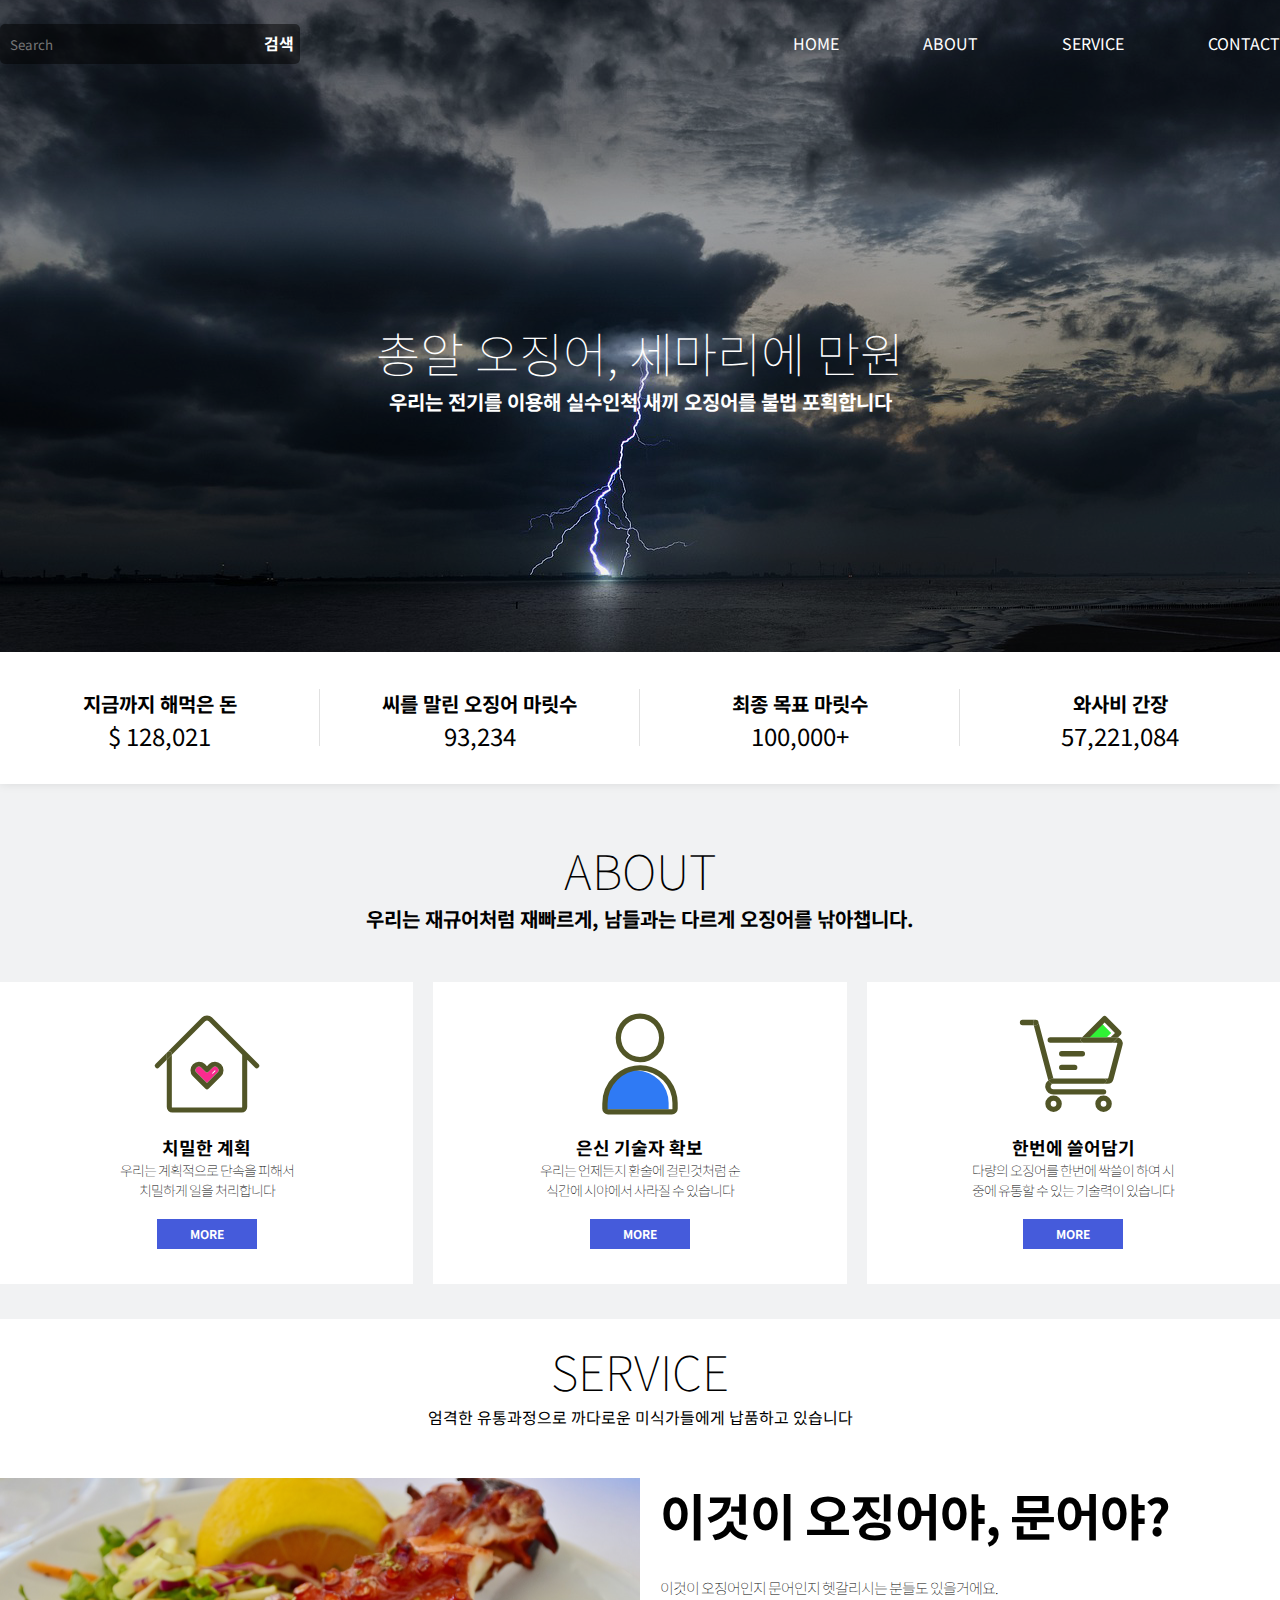
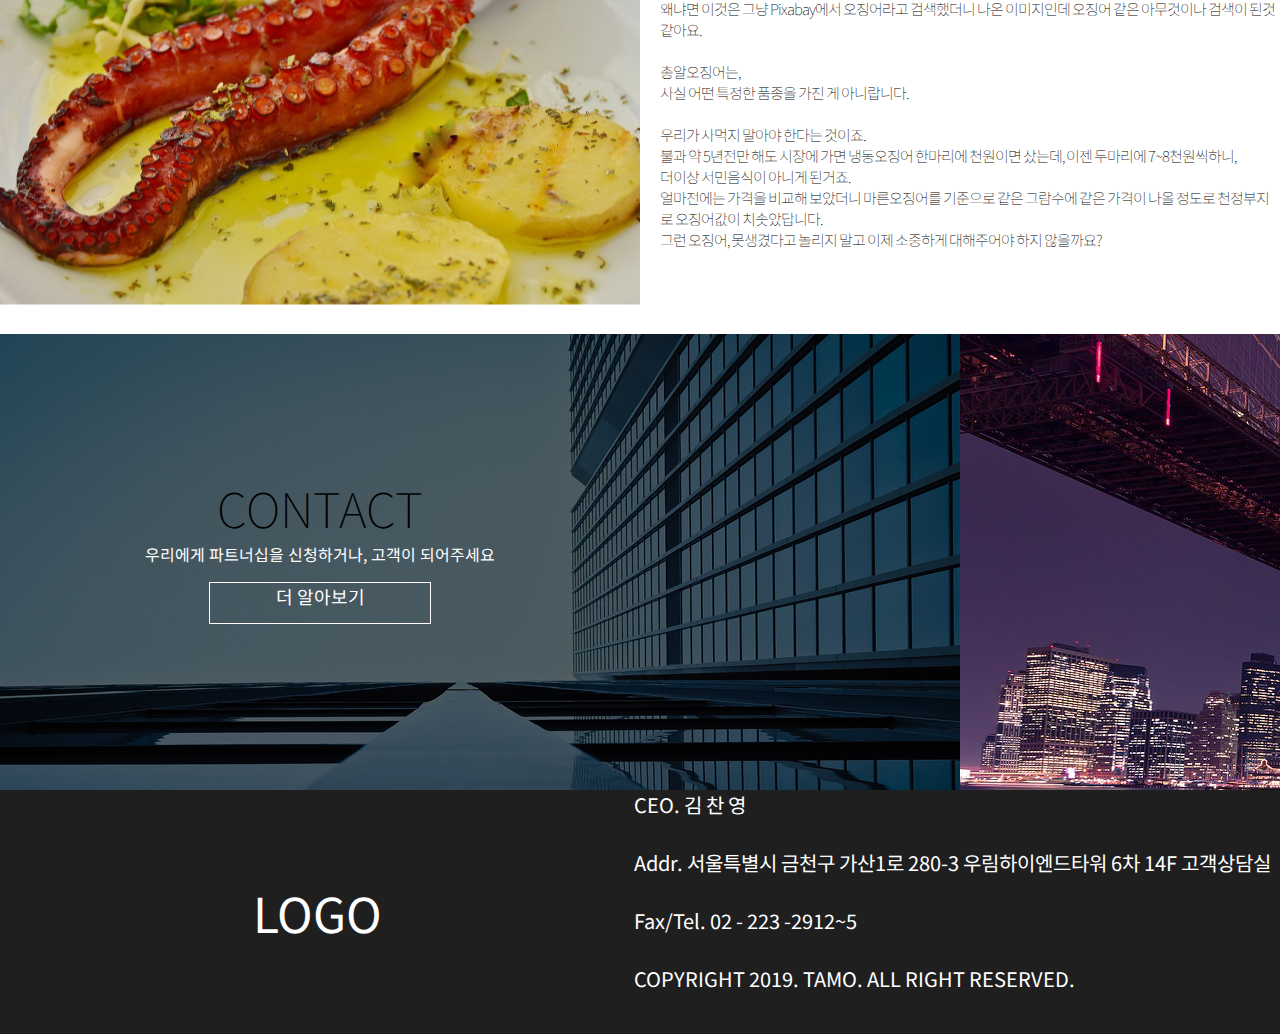
<file: HomePage/index.html>
<!DOCTYPE html>
<html>

<head lang="ko">
    <link rel="preconnect" href="https://fonts.gstatic.com">
    <link rel="preconnect" href="https://fonts.gstatic.com">
    <link href="https://fonts.googleapis.com/css2?family=Noto+Sans+KR&display=swap" rel="stylesheet">
    <meta charset="utf-8">
    <script src="jb.js"></script>
    <link rel="stylesheet" type="text/css" href="style.css">
    <title></title>
</head>

<body>
    <div class="wrap">
        <div class="intro_bg">
            <div class="header">
                <div class="searchArea">
                    <form>
                        <input type="text" placeholder="Search">
                        <span>검색</span>
                    </form>
                </div>
                <ul class="nav">
                    <li><a href="#">HOME</a></li>
                    <li><a href="#">ABOUT</a></li>
                    <li><a href="#">SERVICE</a></li>
                    <li><a href="#">CONTACT</a></li>
                </ul>
            </div>
            <div class="intro_text">
                <h1>총알 오징어, 세마리에 만원</h1>
                <h4 class="contentsl">우리는 전기를 이용해 실수인척 새끼 오징어를 불법 포획합니다</h4>
            </div>
        </div>

        <ul class="amount">
            <li>
                <div>
                    <div class="contentsl">지금까지 해먹은 돈</div>
                    <div class="result">$ 128,021</div>
                </div>
            </li>
            <li>
                <div>
                    <div class="contentsl">씨를 말린 오징어 마릿수</div>
                    <div class="result">93,234</div>
                </div>
            </li>
            <li>
                <div>
                    <div class="contentsl">최종 목표 마릿수</div>
                    <div class="result">100,000+</div>
                </div>
            </li>
            <li>
                <div>
                    <div class="contentsl">와사비 간장</div>
                    <div class="result">57,221,084</div>
                </div>
            </li>
    </div>
    <div class="main_text0">
        <h1>ABOUT</H1>
        <div class="contentsl">
            우리는 재규어처럼 재빠르게, 남들과는 다르게 오징어를 낚아챕니다.
            <ul class="icon">
                <li>
                    <div class="icon_img">
                        <img src="img/icon3.svg">
                    </div>
                    <div class="contents1_bold">치밀한 계획
                    </div>
                    <div class="contents3">우리는 계획적으로 단속을 피해서 치밀하게 일을 처리합니다
                    </div>
                    <div class="more">
                        MORE
                    </div>
                </li>
                <li>
                    <div class="icon_img">
                        <img src="img/icon1.svg">
                    </div>
                    <div class="contents1_bold">은신 기술자 확보
                    </div>
                    <div class="contents2">우리는 언제든지 환술에 걸린것처럼 순식간에 시야에서 사라질 수 있습니다
                    </div>
                    <div class="more">
                        MORE
                    </div>
                </li>
                <li>
                    <div class="icon_img">
                        <img src="img/icon2.svg">
                    </div>
                    <div class="contents1_bold">한번에 쓸어담기
                    </div>
                    <div class="contents2">다량의 오징어를 한번에 싹쓸이 하여 시중에 유통할 수 있는 기술력이 있습니다
                    </div>
                    <div class="more">
                        MORE
                    </div>
                </li>
            </ul>
        </div>
        <div class="main_text1">
            <h1>SERVICE</h1>
            <div class="contents1">
                엄격한 유통과정으로 까다로운 미식가들에게 납품하고 있습니다
            </div>
            <div class="service">
                <div class="food_photo">
                    <img src="img/food.png">
                </div>
                <div class="contents4">
                    <h2>이것이 오징어야, 문어야?</h2>
                         이것이 오징어인지 문어인지 헷갈리시는 분들도 있을거에요.
                     <br>왜냐면 이것은 그냥 Pixabay에서 오징어라고 검색했더니 나온 이미지인데 오징어 같은 아무것이나 검색이 된것 같아요. 
                     <br>
                     <br>총알오징어는,
                     <br>사실 어떤 특정한 품종을 가진 게 아니랍니다. 
                     <br>
                     <br>우리가 사먹지 말아야 한다는 것이죠.
                     <br>불과 약 5년전만 해도 시장에 가면 냉동오징어 한마리에 천원이면 샀는데, 이젠 두마리에 7~8천원씩하니,  
                     <br>더이상 서민음식이 아니게 된거죠.
                     <br>얼마전에는 가격을 비교해 보았더니 마른오징어를 기준으로 같은 그람수에 같은 가격이 나올 정도로 천정부지로 오징어값이 치솟았답니다.
                     <br>그런 오징어, 못생겼다고 놀리지 말고 이제 소중하게 대해주어야 하지 않을까요?
                </div>
            </div>
        </div>
        <div class="main_text2">
            <ul>
                <li>
                    <div><h1>CONTACT</h1></div>
                    <div>우리에게 파트너십을 신청하거나, 고객이 되어주세요 </div>
                    <div class="more2">더 알아보기</div>
                </li>
                <li>

                </li>
            </ul>
            <footer>
                <div class="footer0">
                    LOGO
                </div>
                <div class="footer1">
                    CEO. 김 찬 영 
                    <br>
                    <br>Addr. 서울특별시 금천구 가산1로 280-3 우림하이엔드타워 6차 14F 고객상담실 
                    <br>
                    <br>Fax/Tel. 02 - 223 -2912~5 
                    <br>
                    <br>COPYRIGHT 2019. TAMO. ALL RIGHT RESERVED.
                </div>
            </footer>
        </div>
    </div>
</body>

</html>
</file>
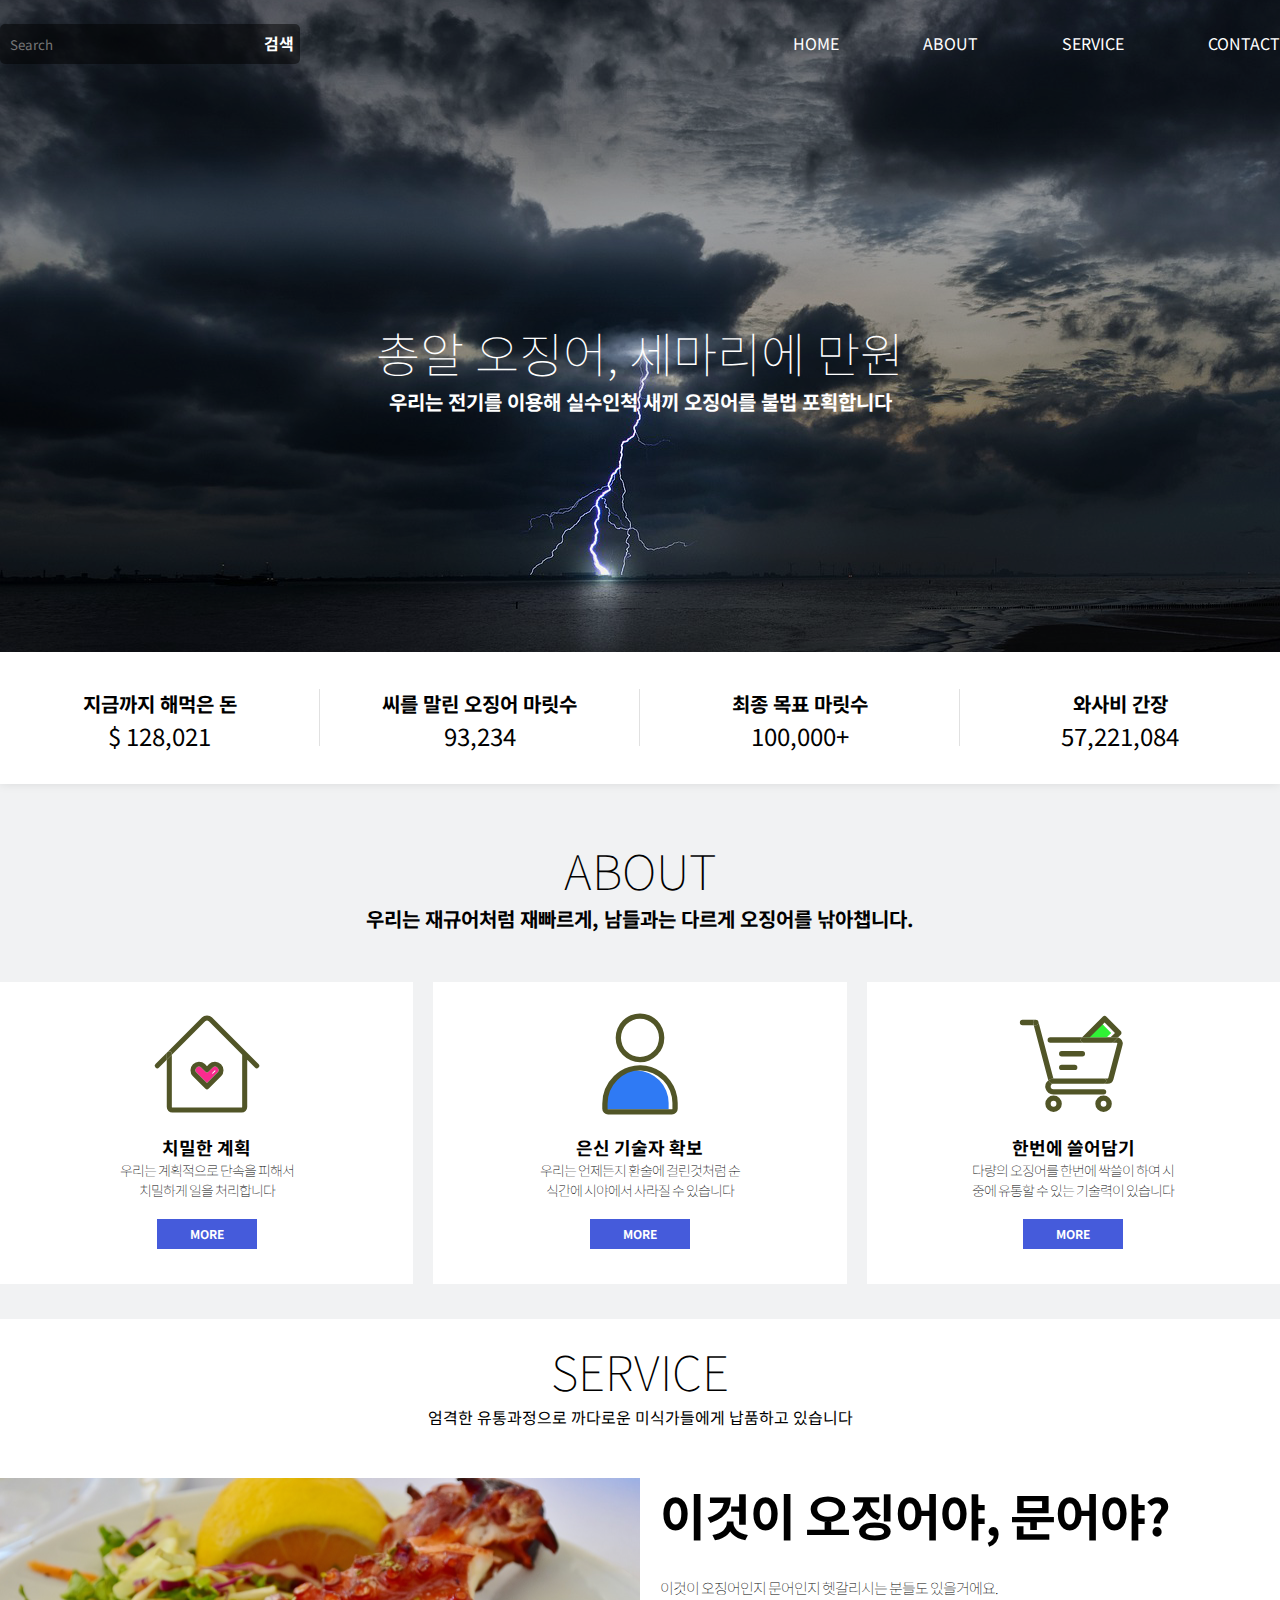
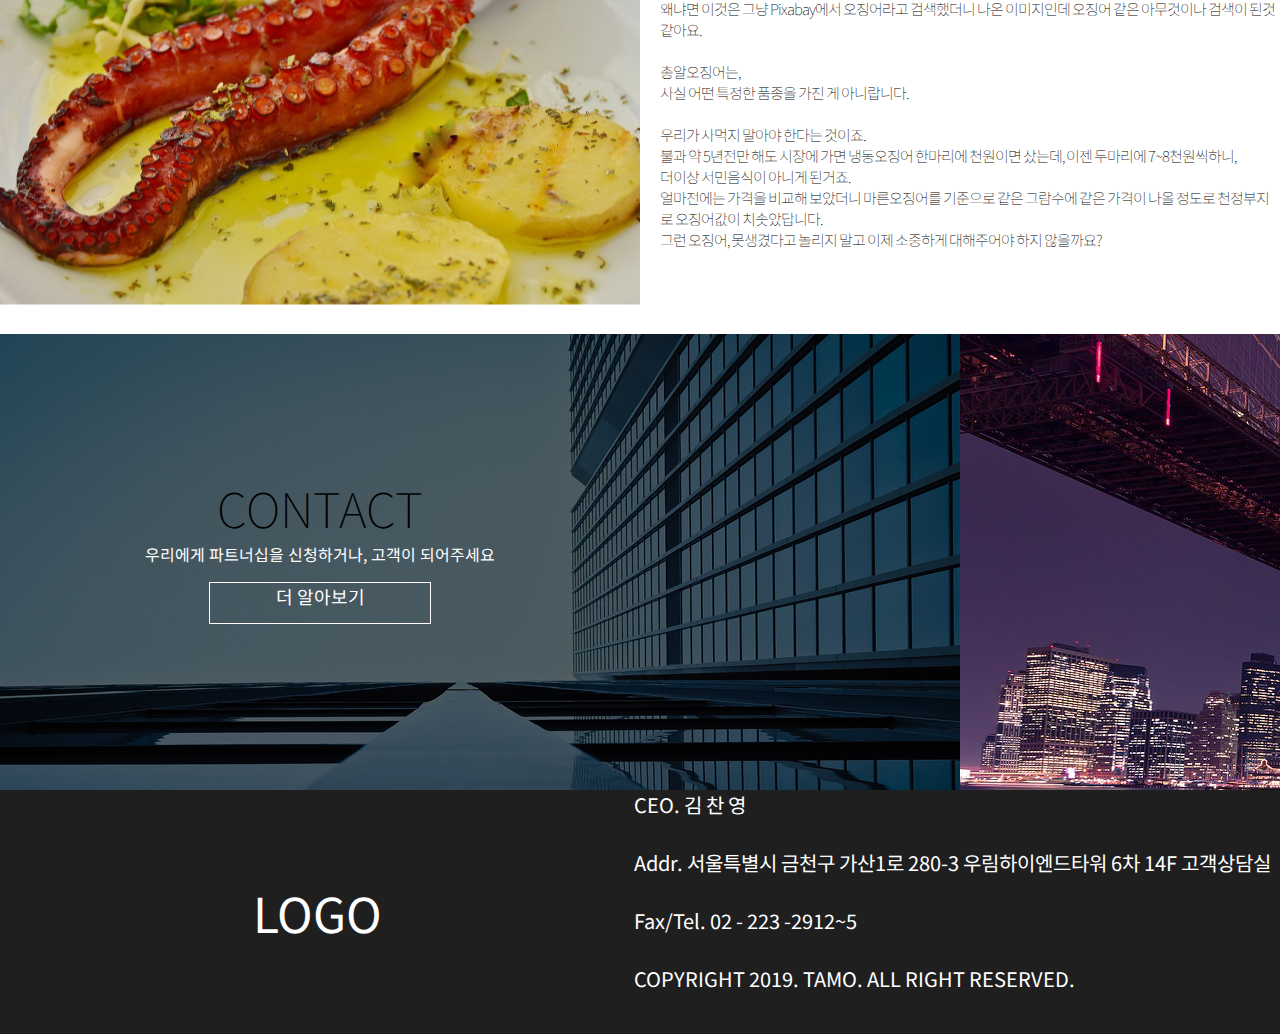
<file: HomePage/4.html>
<!DOCTYPE html>
<html>

<head lang="ko">
    <link rel="preconnect" href="https://fonts.gstatic.com">
    <link rel="preconnect" href="https://fonts.gstatic.com">
    <link href="https://fonts.googleapis.com/css2?family=Noto+Sans+KR&display=swap" rel="stylesheet">
    <meta charset="utf-8">
    <script src="jb.js"></script>
    <link rel="stylesheet" type="text/css" href="style.css">
    <title></title>
</head>

<body>
    <div class="wrap">
        <div class="intro_bg">
            <div class="header">
                <div class="searchArea">
                    <form>
                        <input type="text" placeholder="Search">
                        <span>검색</span>
                    </form>
                </div>
                <ul class="nav">
                    <li><a href="#">HOME</a></li>
                    <li><a href="#">ABOUT</a></li>
                    <li><a href="#">SERVICE</a></li>
                    <li><a href="#">CONTACT</a></li>
                </ul>
            </div>
            <div class="intro_text">
                <h1>총알 오징어, 세마리에 만원</h1>
                <h4 class="contentsl">우리는 전기를 이용해 실수인척 새끼 오징어를 불법 포획합니다</h4>
            </div>
        </div>

        <ul class="amount">
            <li>
                <div>
                    <div class="contentsl">지금까지 해먹은 돈</div>
                    <div class="result">$ 128,021</div>
                </div>
            </li>
            <li>
                <div>
                    <div class="contentsl">씨를 말린 오징어 마릿수</div>
                    <div class="result">93,234</div>
                </div>
            </li>
            <li>
                <div>
                    <div class="contentsl">최종 목표 마릿수</div>
                    <div class="result">100,000+</div>
                </div>
            </li>
            <li>
                <div>
                    <div class="contentsl">와사비 간장</div>
                    <div class="result">57,221,084</div>
                </div>
            </li>
    </div>
    <div class="main_text0">
        <h1>ABOUT</H1>
        <div class="contentsl">
            우리는 재규어처럼 재빠르게, 남들과는 다르게 오징어를 낚아챕니다.
            <ul class="icon">
                <li>
                    <div class="icon_img">
                        <img src="img/icon3.svg">
                    </div>
                    <div class="contents1_bold">치밀한 계획
                    </div>
                    <div class="contents3">우리는 계획적으로 단속을 피해서 치밀하게 일을 처리합니다
                    </div>
                    <div class="more">
                        MORE
                    </div>
                </li>
                <li>
                    <div class="icon_img">
                        <img src="img/icon1.svg">
                    </div>
                    <div class="contents1_bold">은신 기술자 확보
                    </div>
                    <div class="contents2">우리는 언제든지 환술에 걸린것처럼 순식간에 시야에서 사라질 수 있습니다
                    </div>
                    <div class="more">
                        MORE
                    </div>
                </li>
                <li>
                    <div class="icon_img">
                        <img src="img/icon2.svg">
                    </div>
                    <div class="contents1_bold">한번에 쓸어담기
                    </div>
                    <div class="contents2">다량의 오징어를 한번에 싹쓸이 하여 시중에 유통할 수 있는 기술력이 있습니다
                    </div>
                    <div class="more">
                        MORE
                    </div>
                </li>
            </ul>
        </div>
        <div class="main_text1">
            <h1>SERVICE</h1>
            <div class="contents1">
                엄격한 유통과정으로 까다로운 미식가들에게 납품하고 있습니다
            </div>
            <div class="service">
                <div class="food_photo">
                    <img src="img/food.png">
                </div>
                <div class="contents4">
                    <h2>이것이 오징어야, 문어야?</h2>
                         이것이 오징어인지 문어인지 헷갈리시는 분들도 있을거에요.
                     <br>왜냐면 이것은 그냥 Pixabay에서 오징어라고 검색했더니 나온 이미지인데 오징어 같은 아무것이나 검색이 된것 같아요. 
                     <br>
                     <br>총알오징어는,
                     <br>사실 어떤 특정한 품종을 가진 게 아니랍니다. 
                     <br>
                     <br>우리가 사먹지 말아야 한다는 것이죠.
                     <br>불과 약 5년전만 해도 시장에 가면 냉동오징어 한마리에 천원이면 샀는데, 이젠 두마리에 7~8천원씩하니,  
                     <br>더이상 서민음식이 아니게 된거죠.
                     <br>얼마전에는 가격을 비교해 보았더니 마른오징어를 기준으로 같은 그람수에 같은 가격이 나올 정도로 천정부지로 오징어값이 치솟았답니다.
                     <br>그런 오징어, 못생겼다고 놀리지 말고 이제 소중하게 대해주어야 하지 않을까요?
                </div>
            </div>
        </div>
        <div class="main_text2">
            <ul>
                <li>
                    <div><h1>CONTACT</h1></div>
                    <div>우리에게 파트너십을 신청하거나, 고객이 되어주세요 </div>
                    <div class="more2">더 알아보기</div>
                </li>
                <li>

                </li>
            </ul>
            <footer>
                <div class="footer0">
                    LOGO
                </div>
                <div class="footer1">
                    CEO. 김 찬 영 
                    <br>
                    <br>Addr. 서울특별시 금천구 가산1로 280-3 우림하이엔드타워 6차 14F 고객상담실 
                    <br>
                    <br>Fax/Tel. 02 - 223 -2912~5 
                    <br>
                    <br>COPYRIGHT 2019. TAMO. ALL RIGHT RESERVED.
                </div>
            </footer>
        </div>
    </div>
</body>

</html>
</file>
<file: HomePage/style.css>
*{
    list-style: none;/*점 없애기*/
    margin: 0px;
    padding: 0px;
    text-decoration: none;
    color: black;
    border-collapse: collapse;
    font-family: 'Noto Sans KR', sans-serif;
}

h1{
    font-size: 48px;
    font-weight: 100;
}

.contentsl{
    font-size: 20px;
    font-weight: bold;
}
.contents2{
    height: 34px;
    width: 208px;
    font-size: 14px;
    font-weight: 100;
    margin: auto;
    letter-spacing: -1px;
}
.contents3{
    height: 34px;
    width: 180px;
    font-size: 14px;
    font-weight: 100;
    margin: auto;
    letter-spacing: -1px;
}
.contents4{
    height: 34px;
    width: 100%;
    font-size: 15px;
    font-weight: 100;
    letter-spacing: -1px;
    margin-left: 20px;
    position: relative;

}
.result{
    font-size: 24px;
}

.contents1_bold{
    font-size: 18px;
    font-weight: bold;
}


/* 위에껀 공통 요소들 */

.intro_bg{
    background-image:url("img/intro.png");
    width: 100%;
    height: 718px;
}
.searchArea{
    width: 300px;
    height: 40px;
    background: rgba(0,0,0,0.5);
    border-radius: 5px;
    margin-top: 24px;
}
.searchArea > form > input{
    border:none;
    width:250px;
    height: 40px;
    background: rgba(0,0,0,0.0);
    padding-left: 10px;
    color: white;
}
.searchArea > form > span{
    width: 50px;
    color: white;
    font-weight: bold;
    cursor: pointer;
}
.header{
    display: flex;
    width:1280px;
    margin:auto;
    height: 86px;
}
.nav{
    display: flex;
    justify-content: flex-end;
    width: calc(1280px - 300px);
    line-height: 86px;

}
.nav > li{
    margin-left: 84px;

}
.nav > li > a{
    color: white;
}
.intro_text{
    width: 100%;
    margin: 231px auto 231px auto;
    text-align: center;
}
.intro_text > h1,
.intro_text > h4{
    color: #fff;
}

.amount{
    position: relative;
    top: -66px;
    display: flex;
    width: 1280px;
    background: white;
    box-shadow: 0px 0px 10px rgba(0,0,0,0.1);
    margin: auto;

}
.amount > li{
    flex: 1;
    height: 132px;
}

.amount > li > div{
    text-align: center;
    height: 57px;
    margin-top: 37px;

}
.amount > li:not(:last-child) > div{
    border-right: 1px solid #E1E1E1;
}

/* main_text0 */
.main_text0{
    width: 100%;
    height: 601px;
    margin-top: -132px;
    background: #F1F2F3
}

.main_text0 > H1{
    padding-top:116px ;
    text-align: center;
    background: #F1F2F3
}

.main_text0 > .contentsl{
    text-align: center;
}

.icon{
    display: flex;
    width: 1280px;
    height: 302px;
    margin: auto;

}

.icon > li{
flex: 1;
background: white;
height: 302px;
margin-top: 49px;
text-align: center;

}

.icon > li > .icon_img{
    margin-top: 18px;
}

.icon > li:not(:last-child){
    margin-right: 20px;
}

.more{
    width: 100px;
    height: 30px;
    background: rgb(69, 91, 219);
    color: white;
    font-size: 12px;
    margin: 25px auto;
    line-height: 30px;
    cursor: pointer;
}

.main_text1{
    width: 100%;
    height: 659px;
    }
.main_text1 > h1 {
    text-align:center ;
    padding-top: 100px;
}
.main_text1 > .contents1{
    text-align: center;
}
.service{
    width: 1280px;
    display: flex;
    margin: 49px auto;
    height: 427px;

}

.service > .contents4 > h2{
    margin-bottom: 27px;
    font-size: 50px;
}

.service.food_photo{
    width: 640px;
    height: 426.5px;
}

.main_text2{
    width: 100%;
    height: 458px;
    background-image:url("img/end.png");
    position: relative;
    top: 40px;
    margin: auto;
    
}

.main_text2 > ul{
    display: flex;
    padding-top: 138px;
    height: 418px;
}

.main_text2 > ul > li{
    flex: 1;
    text-align: center;
}
.main_text2 > ul > li > div,
.main_text2 > ul > li > h1{
    color: white;
}

.more2{
    width: 220px;
    height: 40px;
    color: white;
    font-size: 18px;
    border: white solid 1px;
    cursor: pointer;
    margin: 16px auto;
}

footer{
    background: #1F1F1F;
    display: flex;
    width: 1903px;
    height: 244px;
    position:relative;
    top:-100px;


}

footer > .footer0{
    color: white;
    margin: auto;
    font-size: 48px;
    flex: 1;
    text-align: center;
}
footer > .footer1{
    color: white;

    font-size: 20px;
    flex: 2;
}
</file>
